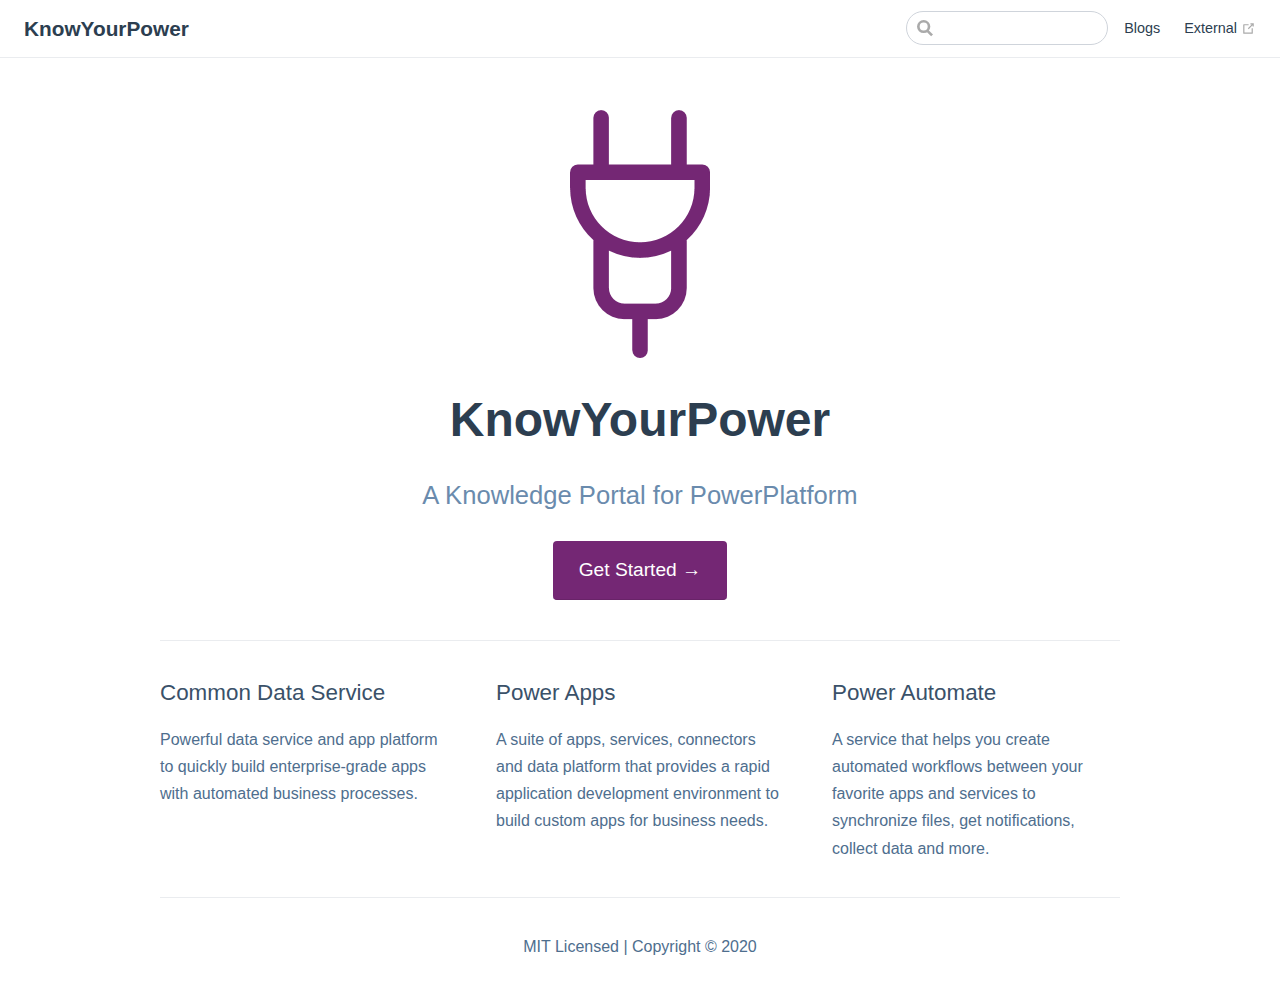
<file: index.html>
<!DOCTYPE html>
<html lang="en-US">
  <head>
    <meta charset="utf-8">
    <meta name="viewport" content="width=device-width,initial-scale=1">
    <title>KnowYourPower</title>
    <meta name="generator" content="VuePress 1.5.0">
    
    <meta name="description" content="A Knowledge Portal for PowerPlatform">
    <link rel="preload" href="/assets/css/0.styles.1885c19c.css" as="style"><link rel="preload" href="/assets/js/app.b26dfa20.js" as="script"><link rel="preload" href="/assets/js/2.f95f4bef.js" as="script"><link rel="preload" href="/assets/js/5.df9b431b.js" as="script"><link rel="prefetch" href="/assets/js/3.a1269854.js"><link rel="prefetch" href="/assets/js/4.c96a0018.js"><link rel="prefetch" href="/assets/js/6.2aafbd4b.js">
    <link rel="stylesheet" href="/assets/css/0.styles.1885c19c.css">
  </head>
  <body>
    <div id="app" data-server-rendered="true"><div class="theme-container no-sidebar"><header class="navbar"><div class="sidebar-button"><svg xmlns="http://www.w3.org/2000/svg" aria-hidden="true" role="img" viewBox="0 0 448 512" class="icon"><path fill="currentColor" d="M436 124H12c-6.627 0-12-5.373-12-12V80c0-6.627 5.373-12 12-12h424c6.627 0 12 5.373 12 12v32c0 6.627-5.373 12-12 12zm0 160H12c-6.627 0-12-5.373-12-12v-32c0-6.627 5.373-12 12-12h424c6.627 0 12 5.373 12 12v32c0 6.627-5.373 12-12 12zm0 160H12c-6.627 0-12-5.373-12-12v-32c0-6.627 5.373-12 12-12h424c6.627 0 12 5.373 12 12v32c0 6.627-5.373 12-12 12z"></path></svg></div> <a href="/" aria-current="page" class="home-link router-link-exact-active router-link-active"><!----> <span class="site-name">KnowYourPower</span></a> <div class="links"><div class="search-box"><input aria-label="Search" autocomplete="off" spellcheck="false" value=""> <!----></div> <nav class="nav-links can-hide"><div class="nav-item"><a href="/blogs/" class="nav-link">
  Blogs
</a></div><div class="nav-item"><a href="https://google.com" target="_blank" rel="noopener noreferrer" class="nav-link external">
  External
  <svg xmlns="http://www.w3.org/2000/svg" aria-hidden="true" x="0px" y="0px" viewBox="0 0 100 100" width="15" height="15" class="icon outbound"><path fill="currentColor" d="M18.8,85.1h56l0,0c2.2,0,4-1.8,4-4v-32h-8v28h-48v-48h28v-8h-32l0,0c-2.2,0-4,1.8-4,4v56C14.8,83.3,16.6,85.1,18.8,85.1z"></path> <polygon fill="currentColor" points="45.7,48.7 51.3,54.3 77.2,28.5 77.2,37.2 85.2,37.2 85.2,14.9 62.8,14.9 62.8,22.9 71.5,22.9"></polygon></svg></a></div> <!----></nav></div></header> <div class="sidebar-mask"></div> <aside class="sidebar"><nav class="nav-links"><div class="nav-item"><a href="/blogs/" class="nav-link">
  Blogs
</a></div><div class="nav-item"><a href="https://google.com" target="_blank" rel="noopener noreferrer" class="nav-link external">
  External
  <svg xmlns="http://www.w3.org/2000/svg" aria-hidden="true" x="0px" y="0px" viewBox="0 0 100 100" width="15" height="15" class="icon outbound"><path fill="currentColor" d="M18.8,85.1h56l0,0c2.2,0,4-1.8,4-4v-32h-8v28h-48v-48h28v-8h-32l0,0c-2.2,0-4,1.8-4,4v56C14.8,83.3,16.6,85.1,18.8,85.1z"></path> <polygon fill="currentColor" points="45.7,48.7 51.3,54.3 77.2,28.5 77.2,37.2 85.2,37.2 85.2,14.9 62.8,14.9 62.8,22.9 71.5,22.9"></polygon></svg></a></div> <!----></nav>  <!----> </aside> <main aria-labelledby="main-title" class="home"><header class="hero"><img src="/images/kyp-logo.png" alt="hero"> <h1 id="main-title">
      KnowYourPower
    </h1> <p class="description">
      A Knowledge Portal for PowerPlatform
    </p> <p class="action"><a href="/blogs/" class="nav-link action-button">
  Get Started →
</a></p></header> <div class="features"><div class="feature"><h2>Common Data Service</h2> <p>Powerful data service and app platform to quickly build enterprise-grade apps with automated business processes.</p></div><div class="feature"><h2>Power Apps</h2> <p>A suite of apps, services, connectors and data platform that provides a rapid application development environment to build custom apps for business needs.</p></div><div class="feature"><h2>Power Automate</h2> <p>A service that helps you create automated workflows between your favorite apps and services to synchronize files, get notifications, collect data and more.</p></div></div> <div class="theme-default-content custom content__default"></div> <div class="footer">
    MIT Licensed | Copyright © 2020
  </div></main></div><div class="global-ui"></div></div>
    <script src="/assets/js/app.b26dfa20.js" defer></script><script src="/assets/js/2.f95f4bef.js" defer></script><script src="/assets/js/5.df9b431b.js" defer></script>
  </body>
</html>
</file>
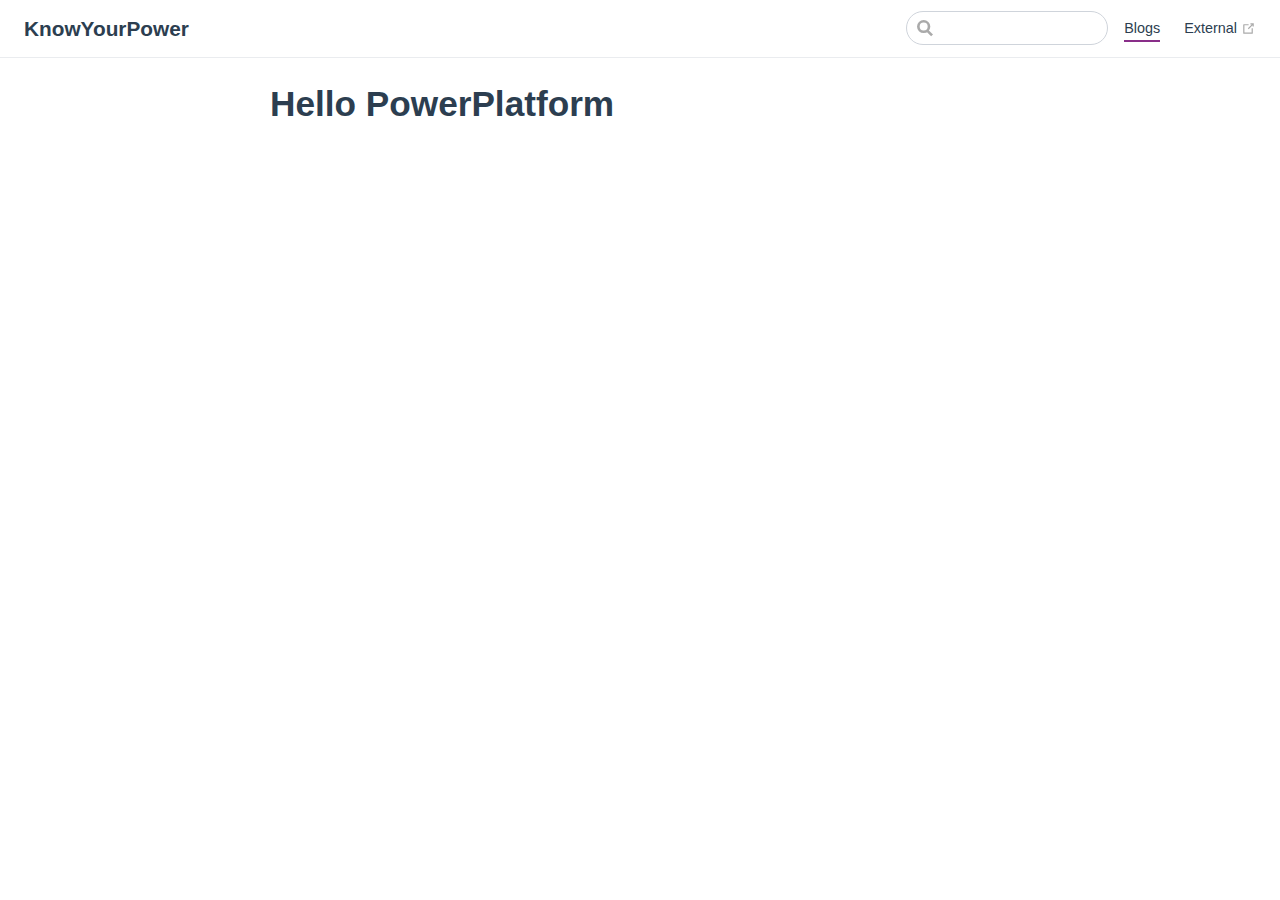
<file: blogs/index.html>
<!DOCTYPE html>
<html lang="en-US">
  <head>
    <meta charset="utf-8">
    <meta name="viewport" content="width=device-width,initial-scale=1">
    <title>Hello PowerPlatform | KnowYourPower</title>
    <meta name="generator" content="VuePress 1.5.0">
    
    <meta name="description" content="A Knowledge Portal for PowerPlatform">
    <link rel="preload" href="/assets/css/0.styles.1885c19c.css" as="style"><link rel="preload" href="/assets/js/app.b26dfa20.js" as="script"><link rel="preload" href="/assets/js/2.f95f4bef.js" as="script"><link rel="preload" href="/assets/js/6.2aafbd4b.js" as="script"><link rel="prefetch" href="/assets/js/3.a1269854.js"><link rel="prefetch" href="/assets/js/4.c96a0018.js"><link rel="prefetch" href="/assets/js/5.df9b431b.js">
    <link rel="stylesheet" href="/assets/css/0.styles.1885c19c.css">
  </head>
  <body>
    <div id="app" data-server-rendered="true"><div class="theme-container no-sidebar"><header class="navbar"><div class="sidebar-button"><svg xmlns="http://www.w3.org/2000/svg" aria-hidden="true" role="img" viewBox="0 0 448 512" class="icon"><path fill="currentColor" d="M436 124H12c-6.627 0-12-5.373-12-12V80c0-6.627 5.373-12 12-12h424c6.627 0 12 5.373 12 12v32c0 6.627-5.373 12-12 12zm0 160H12c-6.627 0-12-5.373-12-12v-32c0-6.627 5.373-12 12-12h424c6.627 0 12 5.373 12 12v32c0 6.627-5.373 12-12 12zm0 160H12c-6.627 0-12-5.373-12-12v-32c0-6.627 5.373-12 12-12h424c6.627 0 12 5.373 12 12v32c0 6.627-5.373 12-12 12z"></path></svg></div> <a href="/" class="home-link router-link-active"><!----> <span class="site-name">KnowYourPower</span></a> <div class="links"><div class="search-box"><input aria-label="Search" autocomplete="off" spellcheck="false" value=""> <!----></div> <nav class="nav-links can-hide"><div class="nav-item"><a href="/blogs/" aria-current="page" class="nav-link router-link-exact-active router-link-active">
  Blogs
</a></div><div class="nav-item"><a href="https://google.com" target="_blank" rel="noopener noreferrer" class="nav-link external">
  External
  <svg xmlns="http://www.w3.org/2000/svg" aria-hidden="true" x="0px" y="0px" viewBox="0 0 100 100" width="15" height="15" class="icon outbound"><path fill="currentColor" d="M18.8,85.1h56l0,0c2.2,0,4-1.8,4-4v-32h-8v28h-48v-48h28v-8h-32l0,0c-2.2,0-4,1.8-4,4v56C14.8,83.3,16.6,85.1,18.8,85.1z"></path> <polygon fill="currentColor" points="45.7,48.7 51.3,54.3 77.2,28.5 77.2,37.2 85.2,37.2 85.2,14.9 62.8,14.9 62.8,22.9 71.5,22.9"></polygon></svg></a></div> <!----></nav></div></header> <div class="sidebar-mask"></div> <aside class="sidebar"><nav class="nav-links"><div class="nav-item"><a href="/blogs/" aria-current="page" class="nav-link router-link-exact-active router-link-active">
  Blogs
</a></div><div class="nav-item"><a href="https://google.com" target="_blank" rel="noopener noreferrer" class="nav-link external">
  External
  <svg xmlns="http://www.w3.org/2000/svg" aria-hidden="true" x="0px" y="0px" viewBox="0 0 100 100" width="15" height="15" class="icon outbound"><path fill="currentColor" d="M18.8,85.1h56l0,0c2.2,0,4-1.8,4-4v-32h-8v28h-48v-48h28v-8h-32l0,0c-2.2,0-4,1.8-4,4v56C14.8,83.3,16.6,85.1,18.8,85.1z"></path> <polygon fill="currentColor" points="45.7,48.7 51.3,54.3 77.2,28.5 77.2,37.2 85.2,37.2 85.2,14.9 62.8,14.9 62.8,22.9 71.5,22.9"></polygon></svg></a></div> <!----></nav>  <!----> </aside> <main class="page"> <div class="theme-default-content content__default"><h1 id="hello-powerplatform"><a href="#hello-powerplatform" class="header-anchor">#</a> Hello PowerPlatform</h1></div> <footer class="page-edit"><!----> <!----></footer> <!----> </main></div><div class="global-ui"></div></div>
    <script src="/assets/js/app.b26dfa20.js" defer></script><script src="/assets/js/2.f95f4bef.js" defer></script><script src="/assets/js/6.2aafbd4b.js" defer></script>
  </body>
</html>
</file>
<file: assets/css/0.styles.1885c19c.css>
code[class*=language-],pre[class*=language-]{color:#ccc;background:none;font-family:Consolas,Monaco,Andale Mono,Ubuntu Mono,monospace;font-size:1em;text-align:left;white-space:pre;word-spacing:normal;word-break:normal;word-wrap:normal;line-height:1.5;-moz-tab-size:4;tab-size:4;-webkit-hyphens:none;-ms-hyphens:none;hyphens:none}pre[class*=language-]{padding:1em;margin:.5em 0;overflow:auto}:not(pre)>code[class*=language-],pre[class*=language-]{background:#2d2d2d}:not(pre)>code[class*=language-]{padding:.1em;border-radius:.3em;white-space:normal}.token.block-comment,.token.cdata,.token.comment,.token.doctype,.token.prolog{color:#999}.token.punctuation{color:#ccc}.token.attr-name,.token.deleted,.token.namespace,.token.tag{color:#e2777a}.token.function-name{color:#6196cc}.token.boolean,.token.function,.token.number{color:#f08d49}.token.class-name,.token.constant,.token.property,.token.symbol{color:#f8c555}.token.atrule,.token.builtin,.token.important,.token.keyword,.token.selector{color:#cc99cd}.token.attr-value,.token.char,.token.regex,.token.string,.token.variable{color:#7ec699}.token.entity,.token.operator,.token.url{color:#67cdcc}.token.bold,.token.important{font-weight:700}.token.italic{font-style:italic}.token.entity{cursor:help}.token.inserted{color:green}.theme-default-content code{color:#476582;padding:.25rem .5rem;margin:0;font-size:.85em;background-color:rgba(27,31,35,.05);border-radius:3px}.theme-default-content code .token.deleted{color:#ec5975}.theme-default-content code .token.inserted{color:#742774}.theme-default-content pre,.theme-default-content pre[class*=language-]{line-height:1.4;padding:1.25rem 1.5rem;margin:.85rem 0;background-color:#282c34;border-radius:6px;overflow:auto}.theme-default-content pre[class*=language-] code,.theme-default-content pre code{color:#fff;padding:0;background-color:transparent;border-radius:0}div[class*=language-]{position:relative;background-color:#282c34;border-radius:6px}div[class*=language-] .highlight-lines{-webkit-user-select:none;-ms-user-select:none;user-select:none;padding-top:1.3rem;position:absolute;top:0;left:0;width:100%;line-height:1.4}div[class*=language-] .highlight-lines .highlighted{background-color:rgba(0,0,0,.66)}div[class*=language-] pre,div[class*=language-] pre[class*=language-]{background:transparent;position:relative;z-index:1}div[class*=language-]:before{position:absolute;z-index:3;top:.8em;right:1em;font-size:.75rem;color:hsla(0,0%,100%,.4)}div[class*=language-]:not(.line-numbers-mode) .line-numbers-wrapper{display:none}div[class*=language-].line-numbers-mode .highlight-lines .highlighted{position:relative}div[class*=language-].line-numbers-mode .highlight-lines .highlighted:before{content:" ";position:absolute;z-index:3;left:0;top:0;display:block;width:3.5rem;height:100%;background-color:rgba(0,0,0,.66)}div[class*=language-].line-numbers-mode pre{padding-left:4.5rem;vertical-align:middle}div[class*=language-].line-numbers-mode .line-numbers-wrapper{position:absolute;top:0;width:3.5rem;text-align:center;color:hsla(0,0%,100%,.3);padding:1.25rem 0;line-height:1.4}div[class*=language-].line-numbers-mode .line-numbers-wrapper br{-webkit-user-select:none;-ms-user-select:none;user-select:none}div[class*=language-].line-numbers-mode .line-numbers-wrapper .line-number{position:relative;z-index:4;-webkit-user-select:none;-ms-user-select:none;user-select:none;font-size:.85em}div[class*=language-].line-numbers-mode:after{content:"";position:absolute;z-index:2;top:0;left:0;width:3.5rem;height:100%;border-radius:6px 0 0 6px;border-right:1px solid rgba(0,0,0,.66);background-color:#282c34}div[class~=language-js]:before{content:"js"}div[class~=language-ts]:before{content:"ts"}div[class~=language-html]:before{content:"html"}div[class~=language-md]:before{content:"md"}div[class~=language-vue]:before{content:"vue"}div[class~=language-css]:before{content:"css"}div[class~=language-sass]:before{content:"sass"}div[class~=language-scss]:before{content:"scss"}div[class~=language-less]:before{content:"less"}div[class~=language-stylus]:before{content:"stylus"}div[class~=language-go]:before{content:"go"}div[class~=language-java]:before{content:"java"}div[class~=language-c]:before{content:"c"}div[class~=language-sh]:before{content:"sh"}div[class~=language-yaml]:before{content:"yaml"}div[class~=language-py]:before{content:"py"}div[class~=language-docker]:before{content:"docker"}div[class~=language-dockerfile]:before{content:"dockerfile"}div[class~=language-makefile]:before{content:"makefile"}div[class~=language-javascript]:before{content:"js"}div[class~=language-typescript]:before{content:"ts"}div[class~=language-markup]:before{content:"html"}div[class~=language-markdown]:before{content:"md"}div[class~=language-json]:before{content:"json"}div[class~=language-ruby]:before{content:"rb"}div[class~=language-python]:before{content:"py"}div[class~=language-bash]:before{content:"sh"}div[class~=language-php]:before{content:"php"}.custom-block .custom-block-title{font-weight:600;margin-bottom:-.4rem}.custom-block.danger,.custom-block.tip,.custom-block.warning{padding:.1rem 1.5rem;border-left-width:.5rem;border-left-style:solid;margin:1rem 0}.custom-block.tip{background-color:#f3f5f7;border-color:#42b983}.custom-block.warning{background-color:rgba(255,229,100,.3);border-color:#e7c000;color:#6b5900}.custom-block.warning .custom-block-title{color:#b29400}.custom-block.warning a{color:#2c3e50}.custom-block.danger{background-color:#ffe6e6;border-color:#c00;color:#4d0000}.custom-block.danger .custom-block-title{color:#900}.custom-block.danger a{color:#2c3e50}.custom-block.details{display:block;position:relative;border-radius:2px;margin:1.6em 0;padding:1.6em;background-color:#eee}.custom-block.details h4{margin-top:0}.custom-block.details figure:last-child,.custom-block.details p:last-child{margin-bottom:0;padding-bottom:0}.custom-block.details summary{outline:none;cursor:pointer}.arrow{display:inline-block;width:0;height:0}.arrow.up{border-bottom:6px solid #ccc}.arrow.down,.arrow.up{border-left:4px solid transparent;border-right:4px solid transparent}.arrow.down{border-top:6px solid #ccc}.arrow.right{border-left:6px solid #ccc}.arrow.left,.arrow.right{border-top:4px solid transparent;border-bottom:4px solid transparent}.arrow.left{border-right:6px solid #ccc}.theme-default-content:not(.custom){max-width:740px;margin:0 auto;padding:2rem 2.5rem}@media (max-width:959px){.theme-default-content:not(.custom){padding:2rem}}@media (max-width:419px){.theme-default-content:not(.custom){padding:1.5rem}}.table-of-contents .badge{vertical-align:middle}body,html{padding:0;margin:0;background-color:#fff}body{font-family:-apple-system,BlinkMacSystemFont,Segoe UI,Roboto,Oxygen,Ubuntu,Cantarell,Fira Sans,Droid Sans,Helvetica Neue,sans-serif;-webkit-font-smoothing:antialiased;-moz-osx-font-smoothing:grayscale;font-size:16px;color:#2c3e50}.page{padding-left:20rem}.navbar{z-index:20;right:0;height:3.6rem;background-color:#fff;box-sizing:border-box;border-bottom:1px solid #eaecef}.navbar,.sidebar-mask{position:fixed;top:0;left:0}.sidebar-mask{z-index:9;width:100vw;height:100vh;display:none}.sidebar{font-size:16px;background-color:#fff;width:20rem;position:fixed;z-index:10;margin:0;top:3.6rem;left:0;bottom:0;box-sizing:border-box;border-right:1px solid #eaecef;overflow-y:auto}.theme-default-content:not(.custom)>:first-child{margin-top:3.6rem}.theme-default-content:not(.custom) a:hover{text-decoration:underline}.theme-default-content:not(.custom) p.demo{padding:1rem 1.5rem;border:1px solid #ddd;border-radius:4px}.theme-default-content:not(.custom) img{max-width:100%}.theme-default-content.custom{padding:0;margin:0}.theme-default-content.custom img{max-width:100%}a{font-weight:500;text-decoration:none}a,p a code{color:#742774}p a code{font-weight:400}kbd{background:#eee;border:.15rem solid #ddd;border-bottom:.25rem solid #ddd;border-radius:.15rem;padding:0 .15em}blockquote{font-size:1rem;color:#999;border-left:.2rem solid #dfe2e5;margin:1rem 0;padding:.25rem 0 .25rem 1rem}blockquote>p{margin:0}ol,ul{padding-left:1.2em}strong{font-weight:600}h1,h2,h3,h4,h5,h6{font-weight:600;line-height:1.25}.theme-default-content:not(.custom)>h1,.theme-default-content:not(.custom)>h2,.theme-default-content:not(.custom)>h3,.theme-default-content:not(.custom)>h4,.theme-default-content:not(.custom)>h5,.theme-default-content:not(.custom)>h6{margin-top:-3.1rem;padding-top:4.6rem;margin-bottom:0}.theme-default-content:not(.custom)>h1:first-child,.theme-default-content:not(.custom)>h2:first-child,.theme-default-content:not(.custom)>h3:first-child,.theme-default-content:not(.custom)>h4:first-child,.theme-default-content:not(.custom)>h5:first-child,.theme-default-content:not(.custom)>h6:first-child{margin-top:-1.5rem;margin-bottom:1rem}.theme-default-content:not(.custom)>h1:first-child+.custom-block,.theme-default-content:not(.custom)>h1:first-child+p,.theme-default-content:not(.custom)>h1:first-child+pre,.theme-default-content:not(.custom)>h2:first-child+.custom-block,.theme-default-content:not(.custom)>h2:first-child+p,.theme-default-content:not(.custom)>h2:first-child+pre,.theme-default-content:not(.custom)>h3:first-child+.custom-block,.theme-default-content:not(.custom)>h3:first-child+p,.theme-default-content:not(.custom)>h3:first-child+pre,.theme-default-content:not(.custom)>h4:first-child+.custom-block,.theme-default-content:not(.custom)>h4:first-child+p,.theme-default-content:not(.custom)>h4:first-child+pre,.theme-default-content:not(.custom)>h5:first-child+.custom-block,.theme-default-content:not(.custom)>h5:first-child+p,.theme-default-content:not(.custom)>h5:first-child+pre,.theme-default-content:not(.custom)>h6:first-child+.custom-block,.theme-default-content:not(.custom)>h6:first-child+p,.theme-default-content:not(.custom)>h6:first-child+pre{margin-top:2rem}h1:hover .header-anchor,h2:hover .header-anchor,h3:hover .header-anchor,h4:hover .header-anchor,h5:hover .header-anchor,h6:hover .header-anchor{opacity:1}h1{font-size:2.2rem}h2{font-size:1.65rem;padding-bottom:.3rem;border-bottom:1px solid #eaecef}h3{font-size:1.35rem}a.header-anchor{font-size:.85em;float:left;margin-left:-.87em;padding-right:.23em;margin-top:.125em;opacity:0}a.header-anchor:hover{text-decoration:none}.line-number,code,kbd{font-family:source-code-pro,Menlo,Monaco,Consolas,Courier New,monospace}ol,p,ul{line-height:1.7}hr{border:0;border-top:1px solid #eaecef}table{border-collapse:collapse;margin:1rem 0;display:block;overflow-x:auto}tr{border-top:1px solid #dfe2e5}tr:nth-child(2n){background-color:#f6f8fa}td,th{border:1px solid #dfe2e5;padding:.6em 1em}.theme-container.sidebar-open .sidebar-mask{display:block}.theme-container.no-navbar .theme-default-content:not(.custom)>h1,.theme-container.no-navbar h2,.theme-container.no-navbar h3,.theme-container.no-navbar h4,.theme-container.no-navbar h5,.theme-container.no-navbar h6{margin-top:1.5rem;padding-top:0}.theme-container.no-navbar .sidebar{top:0}@media (min-width:720px){.theme-container.no-sidebar .sidebar{display:none}.theme-container.no-sidebar .page{padding-left:0}}@media (max-width:959px){.sidebar{font-size:15px;width:16.4rem}.page{padding-left:16.4rem}}@media (max-width:719px){.sidebar{top:0;padding-top:3.6rem;transform:translateX(-100%);transition:transform .2s ease}.page{padding-left:0}.theme-container.sidebar-open .sidebar{transform:translateX(0)}.theme-container.no-navbar .sidebar{padding-top:0}}@media (max-width:419px){h1{font-size:1.9rem}.theme-default-content div[class*=language-]{margin:.85rem -1.5rem;border-radius:0}}#nprogress{pointer-events:none}#nprogress .bar{background:#742774;position:fixed;z-index:1031;top:0;left:0;width:100%;height:2px}#nprogress .peg{display:block;position:absolute;right:0;width:100px;height:100%;box-shadow:0 0 10px #742774,0 0 5px #742774;opacity:1;transform:rotate(3deg) translateY(-4px)}#nprogress .spinner{display:block;position:fixed;z-index:1031;top:15px;right:15px}#nprogress .spinner-icon{width:18px;height:18px;box-sizing:border-box;border-color:#742774 transparent transparent #742774;border-style:solid;border-width:2px;border-radius:50%;animation:nprogress-spinner .4s linear infinite}.nprogress-custom-parent{overflow:hidden;position:relative}.nprogress-custom-parent #nprogress .bar,.nprogress-custom-parent #nprogress .spinner{position:absolute}@keyframes nprogress-spinner{0%{transform:rotate(0deg)}to{transform:rotate(1turn)}}.icon.outbound{color:#aaa;display:inline-block;vertical-align:middle;position:relative;top:-1px}.home{padding:3.6rem 2rem 0;max-width:960px;margin:0 auto;display:block}.home .hero{text-align:center}.home .hero img{max-width:100%;max-height:280px;display:block;margin:3rem auto 1.5rem}.home .hero h1{font-size:3rem}.home .hero .action,.home .hero .description,.home .hero h1{margin:1.8rem auto}.home .hero .description{max-width:35rem;font-size:1.6rem;line-height:1.3;color:#6a8bad}.home .hero .action-button{display:inline-block;font-size:1.2rem;color:#fff;background-color:#742774;padding:.8rem 1.6rem;border-radius:4px;transition:background-color .1s ease;box-sizing:border-box;border-bottom:1px solid #682368}.home .hero .action-button:hover{background-color:#8f308f}.home .features{border-top:1px solid #eaecef;padding:1.2rem 0;margin-top:2.5rem;display:flex;flex-wrap:wrap;align-items:flex-start;align-content:stretch;justify-content:space-between}.home .feature{flex-grow:1;flex-basis:30%;max-width:30%}.home .feature h2{font-size:1.4rem;font-weight:500;border-bottom:none;padding-bottom:0;color:#3a5169}.home .feature p{color:#4e6e8e}.home .footer{padding:2.5rem;border-top:1px solid #eaecef;text-align:center;color:#4e6e8e}@media (max-width:719px){.home .features{flex-direction:column}.home .feature{max-width:100%;padding:0 2.5rem}}@media (max-width:419px){.home{padding-left:1.5rem;padding-right:1.5rem}.home .hero img{max-height:210px;margin:2rem auto 1.2rem}.home .hero h1{font-size:2rem}.home .hero .action,.home .hero .description,.home .hero h1{margin:1.2rem auto}.home .hero .description{font-size:1.2rem}.home .hero .action-button{font-size:1rem;padding:.6rem 1.2rem}.home .feature h2{font-size:1.25rem}}.search-box{display:inline-block;position:relative;margin-right:1rem}.search-box input{cursor:text;width:10rem;height:2rem;color:#4e6e8e;display:inline-block;border:1px solid #cfd4db;border-radius:2rem;font-size:.9rem;line-height:2rem;padding:0 .5rem 0 2rem;outline:none;transition:all .2s ease;background:#fff url(/assets/img/search.83621669.svg) .6rem .5rem no-repeat;background-size:1rem}.search-box input:focus{cursor:auto;border-color:#742774}.search-box .suggestions{background:#fff;width:20rem;position:absolute;top:2rem;border:1px solid #cfd4db;border-radius:6px;padding:.4rem;list-style-type:none}.search-box .suggestions.align-right{right:0}.search-box .suggestion{line-height:1.4;padding:.4rem .6rem;border-radius:4px;cursor:pointer}.search-box .suggestion a{white-space:normal;color:#5d82a6}.search-box .suggestion a .page-title{font-weight:600}.search-box .suggestion a .header{font-size:.9em;margin-left:.25em}.search-box .suggestion.focused{background-color:#f3f4f5}.search-box .suggestion.focused a{color:#742774}@media (max-width:959px){.search-box input{cursor:pointer;width:0;border-color:transparent;position:relative}.search-box input:focus{cursor:text;left:0;width:10rem}}@media (-ms-high-contrast:none){.search-box input{height:2rem}}@media (max-width:959px) and (min-width:719px){.search-box .suggestions{left:0}}@media (max-width:719px){.search-box{margin-right:0}.search-box input{left:1rem}.search-box .suggestions{right:0}}@media (max-width:419px){.search-box .suggestions{width:calc(100vw - 4rem)}.search-box input:focus{width:8rem}}.sidebar-button{cursor:pointer;display:none;width:1.25rem;height:1.25rem;position:absolute;padding:.6rem;top:.6rem;left:1rem}.sidebar-button .icon{display:block;width:1.25rem;height:1.25rem}@media (max-width:719px){.sidebar-button{display:block}}.dropdown-enter,.dropdown-leave-to{height:0!important}.dropdown-wrapper{cursor:pointer}.dropdown-wrapper .dropdown-title{display:block;font-size:.9rem;font-family:inherit;cursor:inherit;padding:inherit;line-height:1.4rem;background:transparent;border:none;font-weight:500;color:#2c3e50}.dropdown-wrapper .dropdown-title:hover{border-color:transparent}.dropdown-wrapper .dropdown-title .arrow{vertical-align:middle;margin-top:-1px;margin-left:.4rem}.dropdown-wrapper .nav-dropdown .dropdown-item{color:inherit;line-height:1.7rem}.dropdown-wrapper .nav-dropdown .dropdown-item h4{margin:.45rem 0 0;border-top:1px solid #eee;padding:.45rem 1.5rem 0 1.25rem}.dropdown-wrapper .nav-dropdown .dropdown-item .dropdown-subitem-wrapper{padding:0;list-style:none}.dropdown-wrapper .nav-dropdown .dropdown-item .dropdown-subitem-wrapper .dropdown-subitem{font-size:.9em}.dropdown-wrapper .nav-dropdown .dropdown-item a{display:block;line-height:1.7rem;position:relative;border-bottom:none;font-weight:400;margin-bottom:0;padding:0 1.5rem 0 1.25rem}.dropdown-wrapper .nav-dropdown .dropdown-item a.router-link-active,.dropdown-wrapper .nav-dropdown .dropdown-item a:hover{color:#742774}.dropdown-wrapper .nav-dropdown .dropdown-item a.router-link-active:after{content:"";width:0;height:0;border-left:5px solid #742774;border-top:3px solid transparent;border-bottom:3px solid transparent;position:absolute;top:calc(50% - 2px);left:9px}.dropdown-wrapper .nav-dropdown .dropdown-item:first-child h4{margin-top:0;padding-top:0;border-top:0}@media (max-width:719px){.dropdown-wrapper.open .dropdown-title{margin-bottom:.5rem}.dropdown-wrapper .dropdown-title{font-weight:600;font-size:inherit}.dropdown-wrapper .dropdown-title:hover{color:#742774}.dropdown-wrapper .nav-dropdown{transition:height .1s ease-out;overflow:hidden}.dropdown-wrapper .nav-dropdown .dropdown-item h4{border-top:0;margin-top:0;padding-top:0}.dropdown-wrapper .nav-dropdown .dropdown-item>a,.dropdown-wrapper .nav-dropdown .dropdown-item h4{font-size:15px;line-height:2rem}.dropdown-wrapper .nav-dropdown .dropdown-item .dropdown-subitem{font-size:14px;padding-left:1rem}}@media (min-width:719px){.dropdown-wrapper{height:1.8rem}.dropdown-wrapper.open .nav-dropdown,.dropdown-wrapper:hover .nav-dropdown{display:block!important}.dropdown-wrapper.open:blur{display:none}.dropdown-wrapper .dropdown-title .arrow{border-left:4px solid transparent;border-right:4px solid transparent;border-top:6px solid #ccc;border-bottom:0}.dropdown-wrapper .nav-dropdown{display:none;height:auto!important;box-sizing:border-box;max-height:calc(100vh - 2.7rem);overflow-y:auto;position:absolute;top:100%;right:0;background-color:#fff;padding:.6rem 0;border:1px solid;border-color:#ddd #ddd #ccc;text-align:left;border-radius:.25rem;white-space:nowrap;margin:0}}.nav-links{display:inline-block}.nav-links a{line-height:1.4rem;color:inherit}.nav-links a.router-link-active,.nav-links a:hover{color:#742774}.nav-links .nav-item{position:relative;display:inline-block;margin-left:1.5rem;line-height:2rem}.nav-links .nav-item:first-child{margin-left:0}.nav-links .repo-link{margin-left:1.5rem}@media (max-width:719px){.nav-links .nav-item,.nav-links .repo-link{margin-left:0}}@media (min-width:719px){.nav-links a.router-link-active,.nav-links a:hover{color:#2c3e50}.nav-item>a:not(.external).router-link-active,.nav-item>a:not(.external):hover{margin-bottom:-2px;border-bottom:2px solid #892e89}}.navbar{padding:.7rem 1.5rem;line-height:2.2rem}.navbar a,.navbar img,.navbar span{display:inline-block}.navbar .logo{height:2.2rem;min-width:2.2rem;margin-right:.8rem;vertical-align:top}.navbar .site-name{font-size:1.3rem;font-weight:600;color:#2c3e50;position:relative}.navbar .links{padding-left:1.5rem;box-sizing:border-box;background-color:#fff;white-space:nowrap;font-size:.9rem;position:absolute;right:1.5rem;top:.7rem;display:flex}.navbar .links .search-box{flex:0 0 auto;vertical-align:top}@media (max-width:719px){.navbar{padding-left:4rem}.navbar .can-hide{display:none}.navbar .links{padding-left:1.5rem}.navbar .site-name{width:calc(100vw - 9.4rem);overflow:hidden;white-space:nowrap;text-overflow:ellipsis}}.page-edit{max-width:740px;margin:0 auto;padding:2rem 2.5rem}@media (max-width:959px){.page-edit{padding:2rem}}@media (max-width:419px){.page-edit{padding:1.5rem}}.page-edit{padding-top:1rem;padding-bottom:1rem;overflow:auto}.page-edit .edit-link{display:inline-block}.page-edit .edit-link a{color:#4e6e8e;margin-right:.25rem}.page-edit .last-updated{float:right;font-size:.9em}.page-edit .last-updated .prefix{font-weight:500;color:#4e6e8e}.page-edit .last-updated .time{font-weight:400;color:#aaa}@media (max-width:719px){.page-edit .edit-link{margin-bottom:.5rem}.page-edit .last-updated{font-size:.8em;float:none;text-align:left}}.page-nav{max-width:740px;margin:0 auto;padding:2rem 2.5rem}@media (max-width:959px){.page-nav{padding:2rem}}@media (max-width:419px){.page-nav{padding:1.5rem}}.page-nav{padding-top:1rem;padding-bottom:0}.page-nav .inner{min-height:2rem;margin-top:0;border-top:1px solid #eaecef;padding-top:1rem;overflow:auto}.page-nav .next{float:right}.page{padding-bottom:2rem;display:block}.sidebar-group .sidebar-group{padding-left:.5em}.sidebar-group:not(.collapsable) .sidebar-heading:not(.clickable){cursor:auto;color:inherit}.sidebar-group.is-sub-group{padding-left:0}.sidebar-group.is-sub-group>.sidebar-heading{font-size:.95em;line-height:1.4;font-weight:400;padding-left:2rem}.sidebar-group.is-sub-group>.sidebar-heading:not(.clickable){opacity:.5}.sidebar-group.is-sub-group>.sidebar-group-items{padding-left:1rem}.sidebar-group.is-sub-group>.sidebar-group-items>li>.sidebar-link{font-size:.95em;border-left:none}.sidebar-group.depth-2>.sidebar-heading{border-left:none}.sidebar-heading{color:#2c3e50;transition:color .15s ease;cursor:pointer;font-size:1.1em;font-weight:700;padding:.35rem 1.5rem .35rem 1.25rem;width:100%;box-sizing:border-box;margin:0;border-left:.25rem solid transparent}.sidebar-heading.open,.sidebar-heading:hover{color:inherit}.sidebar-heading .arrow{position:relative;top:-.12em;left:.5em}.sidebar-heading.clickable.active{font-weight:600;color:#742774;border-left-color:#742774}.sidebar-heading.clickable:hover{color:#742774}.sidebar-group-items{transition:height .1s ease-out;font-size:.95em;overflow:hidden}.sidebar .sidebar-sub-headers{padding-left:1rem;font-size:.95em}a.sidebar-link{font-size:1em;font-weight:400;display:inline-block;color:#2c3e50;border-left:.25rem solid transparent;padding:.35rem 1rem .35rem 1.25rem;line-height:1.4;width:100%;box-sizing:border-box}a.sidebar-link:hover{color:#742774}a.sidebar-link.active{font-weight:600;color:#742774;border-left-color:#742774}.sidebar-group a.sidebar-link{padding-left:2rem}.sidebar-sub-headers a.sidebar-link{padding-top:.25rem;padding-bottom:.25rem;border-left:none}.sidebar-sub-headers a.sidebar-link.active{font-weight:500}.sidebar ul{padding:0;margin:0;list-style-type:none}.sidebar a{display:inline-block}.sidebar .nav-links{display:none;border-bottom:1px solid #eaecef;padding:.5rem 0 .75rem}.sidebar .nav-links a{font-weight:600}.sidebar .nav-links .nav-item,.sidebar .nav-links .repo-link{display:block;line-height:1.25rem;font-size:1.1em;padding:.5rem 0 .5rem 1.5rem}.sidebar>.sidebar-links{padding:1.5rem 0}.sidebar>.sidebar-links>li>a.sidebar-link{font-size:1.1em;line-height:1.7;font-weight:700}.sidebar>.sidebar-links>li:not(:first-child){margin-top:.75rem}@media (max-width:719px){.sidebar .nav-links{display:block}.sidebar .nav-links .dropdown-wrapper .nav-dropdown .dropdown-item a.router-link-active:after{top:calc(1rem - 2px)}.sidebar>.sidebar-links{padding:1rem 0}}.badge[data-v-73ab9458]{display:inline-block;font-size:14px;height:18px;line-height:18px;border-radius:3px;padding:0 6px;color:#fff}.badge.green[data-v-73ab9458],.badge.tip[data-v-73ab9458],.badge[data-v-73ab9458]{background-color:#42b983}.badge.error[data-v-73ab9458]{background-color:#da5961}.badge.warn[data-v-73ab9458],.badge.warning[data-v-73ab9458],.badge.yellow[data-v-73ab9458]{background-color:#e7c000}.badge+.badge[data-v-73ab9458]{margin-left:5px}
</file>
